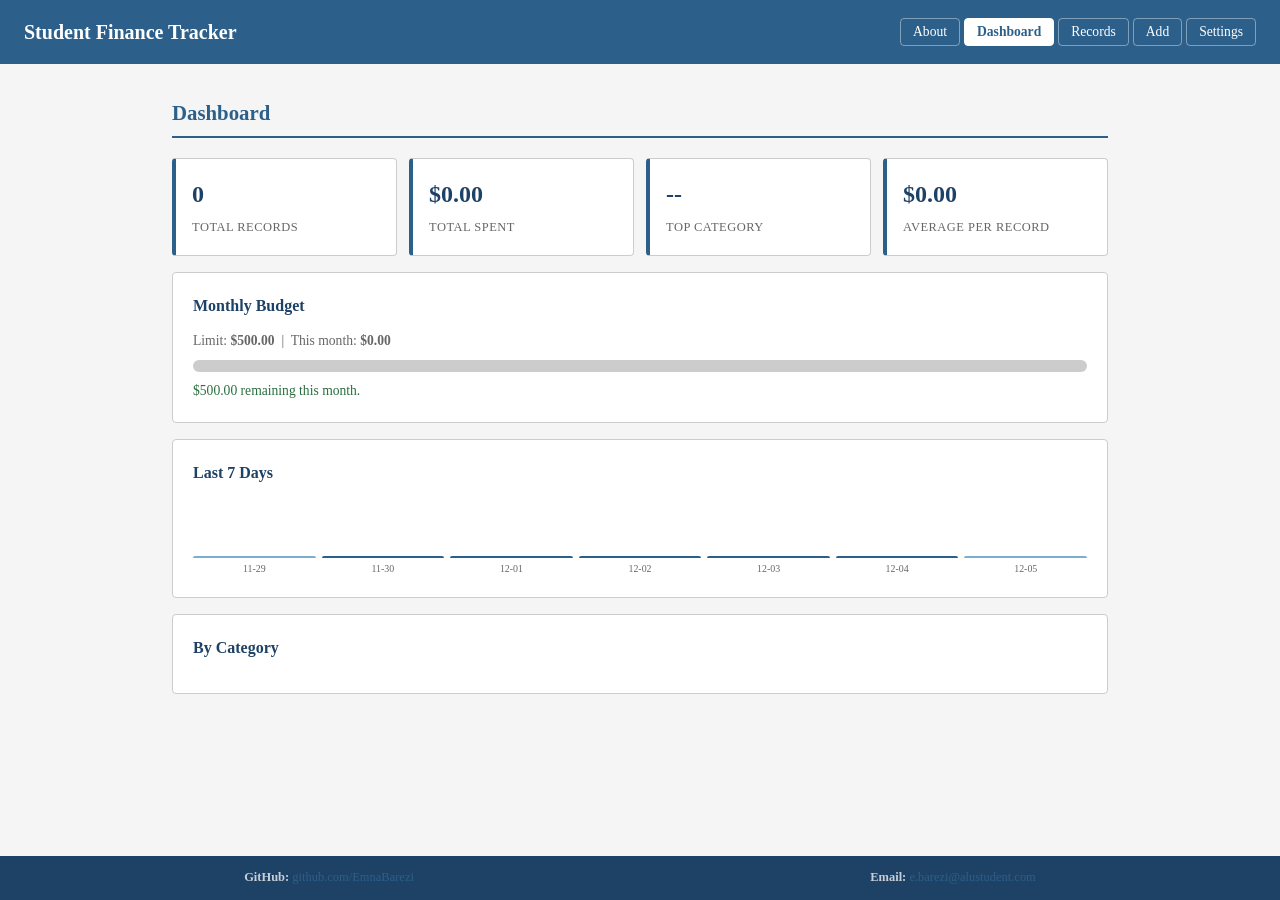
<file: index.html>
<!DOCTYPE html>
<html lang="en">
<head>
  <meta charset="UTF-8" />
  <meta name="viewport" content="width=device-width, initial-scale=1.0" />
  <title>Student Finance Tracker</title>
  <link rel="stylesheet" href="styles/main.css" />
</head>
<body>
<!-- skip link so keybord users can jump past the nav -->
  <a class="skip-link" href="#main">Skip to main content</a>
  <div id="live-polite"    aria-live="polite"    aria-atomic="true" role="status"></div>
  <div id="live-assertive" aria-live="assertive" aria-atomic="true" role="alert"></div>
<!-- Top bar with the app title and page buttons -->
  <header role="banner">
    <h1>Student Finance Tracker</h1>
    <!-- nav buttons to switch between pages -->
    <nav role="navigation" aria-label="Main navigation">
      <button data-page="about"     aria-current="false">About</button>
      <button data-page="dashboard" aria-current="page" class="active">Dashboard</button>
      <button data-page="records"   aria-current="false">Records</button>
      <button data-page="add"       aria-current="false">Add</button>
      <button data-page="settings"  aria-current="false">Settings</button>
    </nav>
  </header>

  <main id="main" tabindex="-1" role="main">

    <section id="page-about" aria-labelledby="about-h">
      <h2 id="about-h">About</h2>
      <div class="about-block">
        <h3>Purpose</h3>
        <p>Track student spending, set a monthly budget cap, search with regex, and view a 7-day chart. Data is saved in your browser via localStorage.</p>
      </div>
    
      <div class="about-block">
        <h3>Contact</h3>
        <p>GitHub: <a href="https://github.com/EmnaBarezi" target="_blank" rel="noopener">EmnaBarezi</a><br />
        Email: <a href="mailto:e.barezi@alustudent.com">e.barezi@alustudent.com</a>
        
        Demo Video: <a href="https://youtu.be/OQ4_4RamUVg">Watch on Youtube</a>
    </p>
      </div>
    </section>
<!-- Dashbord is the default page users land on -->
    <section id="page-dashboard" class="active" aria-labelledby="dash-h">
      <h2 id="dash-h">Dashboard</h2>
      <div class="stat-grid" role="region" aria-label="Summary statistics">
        <div class="stat-box"><span class="stat-value" id="stat-count">0</span><span class="stat-label">Total records</span></div>
        <div class="stat-box"><span class="stat-value" id="stat-total">$0.00</span><span class="stat-label">Total spent</span></div>
        <div class="stat-box"><span class="stat-value" id="stat-top">--</span><span class="stat-label">Top category</span></div>
        <div class="stat-box"><span class="stat-value" id="stat-avg">$0.00</span><span class="stat-label">Average per record</span></div>
      </div>
      <!-- progress bar showing how much of the monthly budget is used -->
      <div class="card">
        <h3>Monthly Budget</h3>
        <p class="budget-meta">Limit: <strong id="cap-display">$500.00</strong> &nbsp;|&nbsp; This month: <strong id="cap-spent">$0.00</strong></p>
        <div class="budget-bar-track" role="progressbar" aria-label="Monthly budget usage"
             aria-valuemin="0" aria-valuemax="100" id="cap-bar" aria-valuenow="0">
          <div class="budget-bar-fill" id="cap-fill" style="width:0%"></div>
        </div>
        <p id="cap-status"></p>
      </div>
      <!-- bar past for the past 7 days, rendered by dashbord.js -->
      <div class="card">
        <h3>Last 7 Days</h3>
        <div class="chart" id="week-chart" role="img" aria-label="Bar chart of spending last 7 days"></div>
      </div>
      <div class="card">
        <h3>By Category</h3>
        <div id="cat-breakdown"></div>
      </div>
    </section>

    <section id="page-records" aria-labelledby="rec-h">
      <h2 id="rec-h">Records</h2>
      <div class="controls">
        <div class="search-wrap">
          <label for="search-input">Regex Search</label>
          <input type="text" id="search-input" placeholder="e.g. coffee|tea"
            aria-label="Search by regex" aria-describedby="search-error" autocomplete="off" />
          <span id="search-error" class="search-error" role="alert" aria-live="assertive"></span>
        </div>
        <div class="case-wrap">
          <input type="checkbox" id="case-check" />
          <label for="case-check">Case-sensitive</label>
        </div>
        <div class="filter-wrap">
          <label for="filter-cat">Category</label>
          <select id="filter-cat" aria-label="Filter by category"></select>
        </div>
        <div class="io-wrap">
          <button class="btn btn-secondary btn-sm" id="btn-export">Export JSON</button>
          <button class="btn btn-secondary btn-sm" id="btn-import">Import JSON</button>
          <input type="file" id="import-file" accept=".json" style="display:none" aria-label="Import JSON file" />
        </div>
      </div>
      <div class="table-wrap" role="region" aria-label="Transaction records">
        <table id="records-table" aria-label="Transactions">
          <thead>
            <tr>
              <th data-col="description" tabindex="0" scope="col">Description <span class="sort-ind" aria-hidden="true">--</span></th>
              <th data-col="amount"      tabindex="0" scope="col">Amount <span class="sort-ind" aria-hidden="true">--</span></th>
              <th data-col="category"    tabindex="0" scope="col">Category <span class="sort-ind" aria-hidden="true">--</span></th>
              <th data-col="date"        tabindex="0" scope="col">Date <span class="sort-ind" aria-hidden="true">--</span></th>
              <th scope="col">Actions</th>
            </tr>
          </thead>
          <!-- rows are injected here by records.js -->
          <tbody id="records-body"></tbody>
        </table>
      </div>
      <p id="record-count" aria-live="polite"></p>
    </section>

    <section id="page-add" aria-labelledby="add-h">
      <h2 id="add-h">Add Transaction</h2>
      <div class="card">
        <div id="form-status" class="status-msg" role="status" aria-live="polite"></div>
        <form id="txn-form" novalidate>
          <div class="form-row">
            <div class="field full-width">
              <label for="f-desc">Description</label>
              <input type="text" id="f-desc" name="description" aria-required="true"
                aria-describedby="f-desc-err f-desc-hint" placeholder="e.g. Lunch at cafeteria" maxlength="120" />
              <span id="f-desc-hint" class="field-hint">No leading or trailing spaces. No repeated consecutive words.</span>
              <span id="f-desc-err" class="field-error" role="alert"></span>
            </div>
            <div class="field">
              <label for="f-amount">Amount (USD)</label>
              <input type="text" id="f-amount" name="amount" aria-required="true"
                aria-describedby="f-amount-err" placeholder="12.50" inputmode="decimal" />
              <span id="f-amount-err" class="field-error" role="alert"></span>
            </div>
            <div class="field">
              <label for="f-cat">Category</label>
              <select id="f-cat" name="category" aria-required="true" aria-describedby="f-cat-err"></select>
              <span id="f-cat-err" class="field-error" role="alert"></span>
            </div>
            <div class="field">
              <label for="f-date">Date</label>
              <input type="text" id="f-date" name="date" aria-required="true"
                aria-describedby="f-date-err f-date-hint" placeholder="YYYY-MM-DD" maxlength="10" />
              <span id="f-date-hint" class="field-hint">Format: YYYY-MM-DD</span>
              <span id="f-date-err" class="field-error" role="alert"></span>
            </div>
          </div>
          <div class="form-actions">
            <button type="submit" class="btn btn-primary" id="btn-submit">Save</button>
            <button type="button" class="btn btn-secondary" id="btn-cancel" style="display:none">Cancel</button>
          </div>
          <input type="hidden" id="f-id" />
        </form>
      </div>
    </section>
<!-- I am adding a section with page section id -->
    <section id="page-settings" aria-labelledby="settings-h">
      <h2 id="settings-h">Settings</h2>
      <div class="settings-grid">
        <!-- I am setting the monthly spending limit -->
        <div class="card">
          <h3>Monthly Budget Cap</h3>
          <div class="field" style="max-width:220px">
            <label for="s-budget">Cap (USD)</label>
            <input type="number" id="s-budget" min="1" step="1" placeholder="500" />
          </div>
          <button class="btn btn-primary btn-sm" id="btn-save-budget" style="margin-top:.75rem">Save</button>
        </div>
        <div class="card">
          <h3>Currency Rates</h3>
          <p class="settings-note">1 USD equals the value below.</p>
          <div class="rate-row">
            <div class="field"><label for="s-eur">EUR rate</label><input type="number" id="s-eur" step="0.0001" placeholder="0.92" /></div>
            <div class="field"><label for="s-gbp">GBP rate</label><input type="number" id="s-gbp" step="0.0001" placeholder="0.79" /></div>
            <button class="btn btn-primary btn-sm" id="btn-save-rates" style="align-self:flex-end">Save</button>
          </div>
          <p id="rate-preview" class="settings-note" style="margin-top:.6rem"></p>
        </div>
        <div class="card">
          <h3>Categories</h3>
          <p class="settings-note">Letters, spaces, and hyphens only.</p>
          <div class="cat-input-row">
            <input type="text" id="new-cat-input" placeholder="e.g. Groceries"
              aria-label="New category name" aria-describedby="new-cat-err" />
            <button class="btn btn-primary btn-sm" id="btn-add-cat">Add</button>
          </div>
          <span id="new-cat-err" class="field-error" style="margin-top:4px"></span>
          <div id="cat-list" class="cat-list"></div>
        </div>
        wipes everything, hence the confirm modal
        <div class="card">
          <h3>Danger Zone</h3>
          <p class="settings-note">Remove all transaction records permanently.</p>
          <button class="btn btn-danger btn-sm" id="btn-clear">Clear all data</button>
        </div>
      </div>
    </section>

  </main>

  <footer role="contentinfo">
  <p>
    <strong>GitHub:</strong> 
    <a href="https://github.com/EmnaBarezi" target="_blank" rel="noopener noreferrer">github.com/EmnaBarezi</a>
  </p>
  <p>
    <strong>Email:</strong> 
    <a href="mailto:e.barezi@alustudent.com">e.barezi@alustudent.com</a>
  </p>
</footer>

  <div class="modal-overlay" id="delete-modal" role="dialog" aria-modal="true" aria-labelledby="del-modal-title">
    <div class="modal">
      <h3 id="del-modal-title">Delete transaction?</h3>
      <p>This action cannot be undone.</p>
      <div class="modal-actions">
        <button class="btn btn-secondary" id="modal-cancel">Cancel</button>
        <button class="btn btn-danger"    id="modal-confirm">Delete</button>
      </div>
    </div>
  </div>

  <!-- popup for confirming the clear all action -->
  <div class="modal-overlay" id="clear-modal" role="dialog" aria-modal="true" aria-labelledby="clr-modal-title">
    <div class="modal">
      <h3 id="clr-modal-title">Clear all data?</h3>
      <p>This permanently deletes every transaction and cannot be undone.</p>
      <div class="modal-actions">
        <button class="btn btn-secondary" id="clear-cancel">Cancel</button>
        <button class="btn btn-danger"    id="clear-confirm">Clear</button>
      </div>
    </div>
  </div>
<!-- these are scripts loaded in order so each one has what it needs -->
  <script src="scripts/storage.js"></script>
  <script src="scripts/validators.js"></script>
  <script src="scripts/state.js"></script>
  <script src="scripts/helpers.js"></script>
  <script src="scripts/dashboard.js"></script>
  <script src="scripts/records.js"></script>
  <script src="scripts/form.js"></script>
  <script src="scripts/settings.js"></script>
  <script src="scripts/io.js"></script>
  <script src="scripts/nav.js"></script>
  <script src="scripts/main.js"></script>

</body>
</html>
</file>
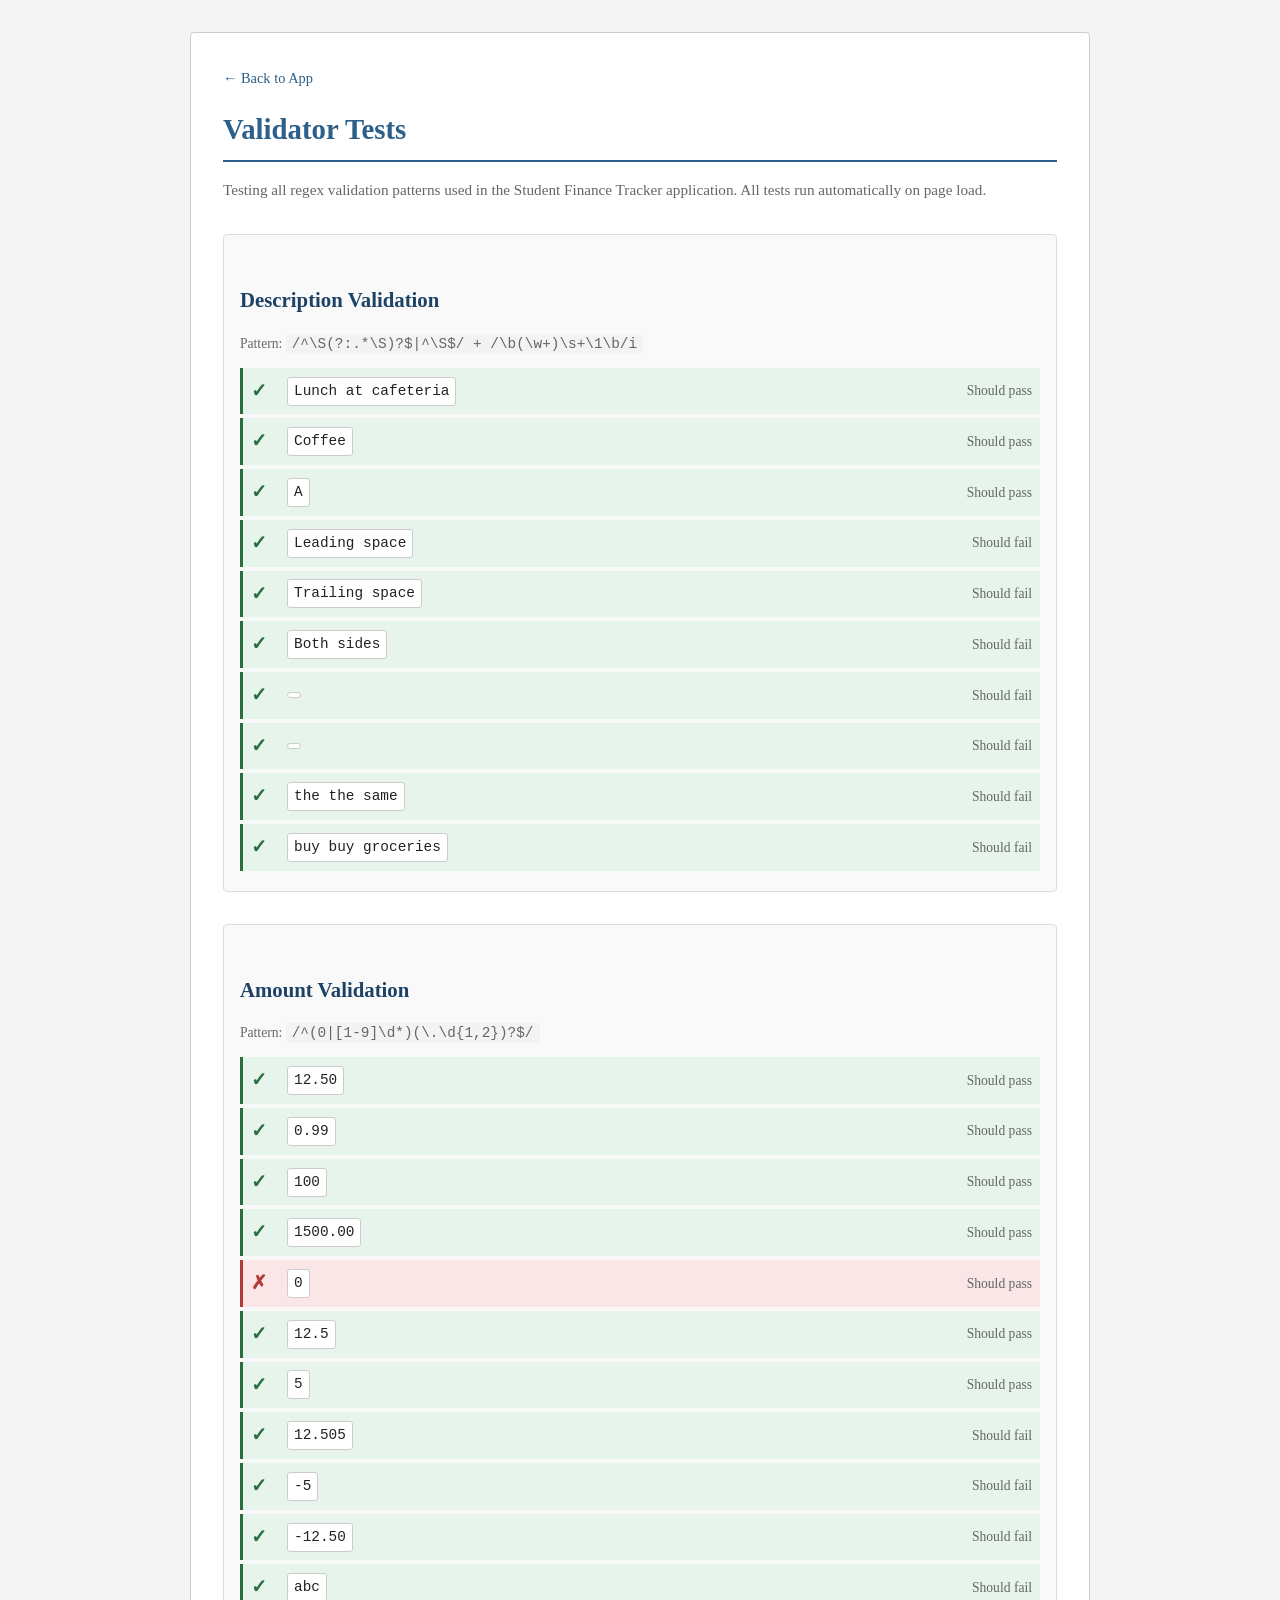
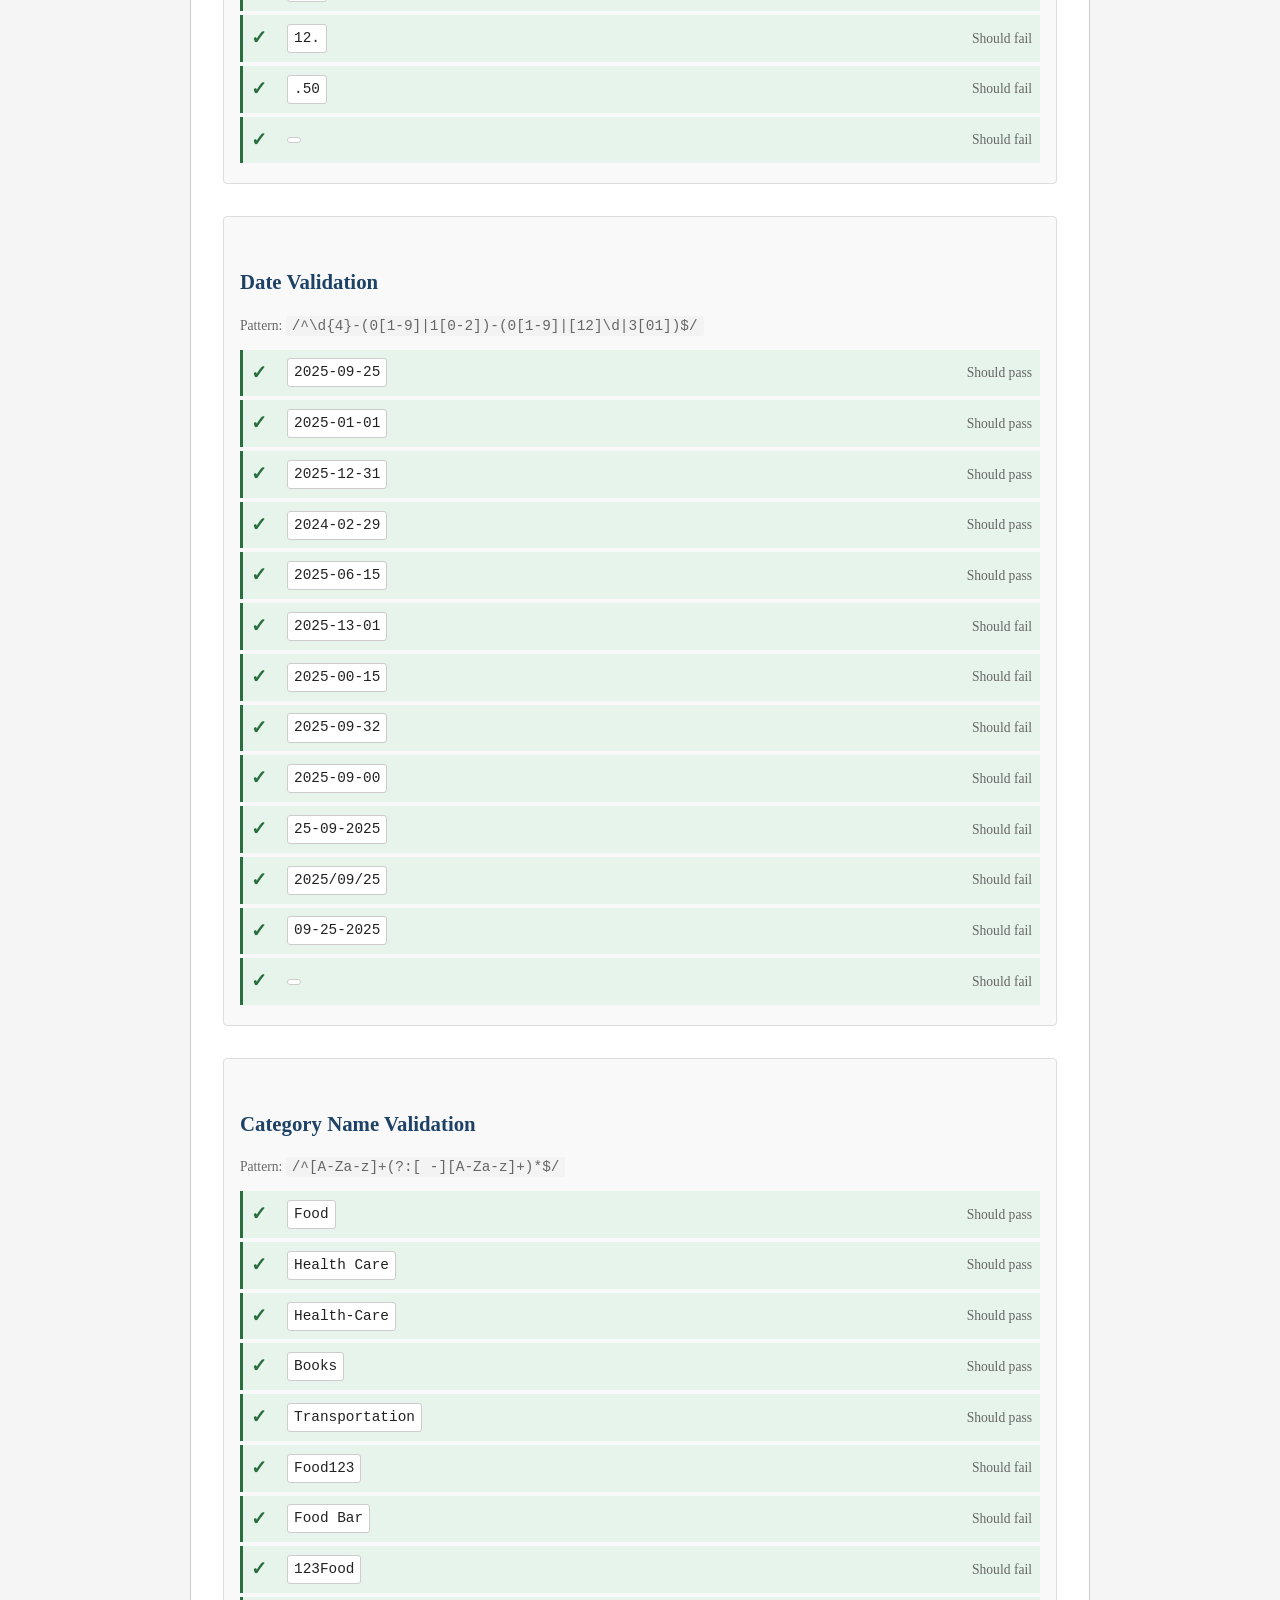
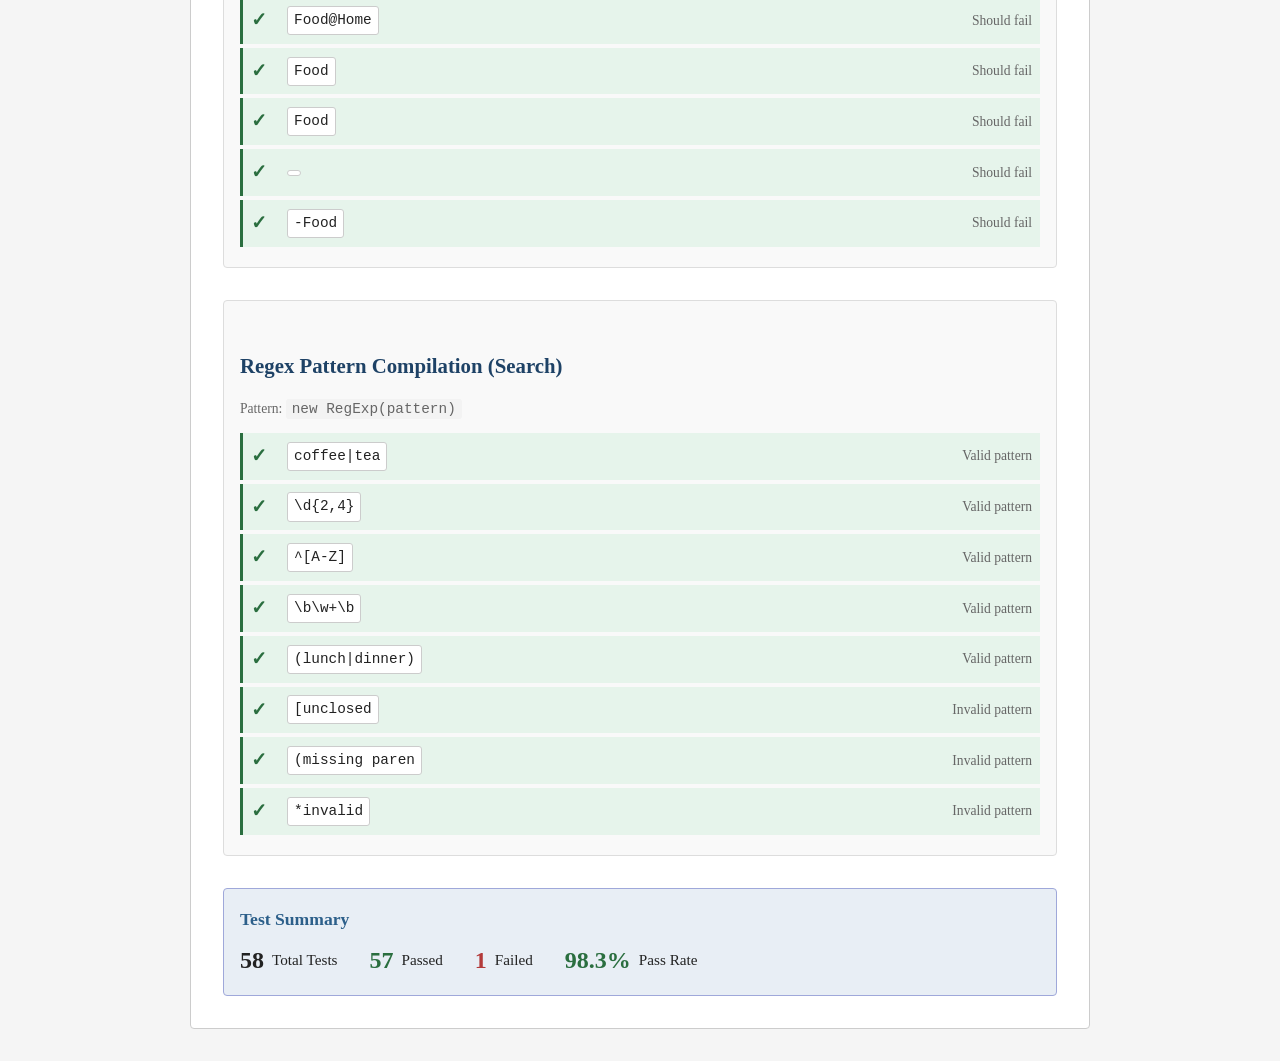
<file: tests.html>
<!DOCTYPE html>
<html lang="en">
<head>
  <meta charset="UTF-8" />
  <meta name="viewport" content="width=device-width, initial-scale=1.0" />
  <title>Validator Tests - Student Finance Tracker</title>
  <style>
    * { box-sizing: border-box; margin: 0; padding: 0; }
    
    body {
      font-family: Georgia, serif;
      background: #f5f5f5;
      color: #222;
      padding: 2rem;
      line-height: 1.6;
    }
    
    .container {
      max-width: 900px;
      margin: 0 auto;
      background: #fff;
      border: 1px solid #ccc;
      border-radius: 4px;
      padding: 2rem;
    }
    
    h1 {
      font-size: 1.8rem;
      margin-bottom: 1rem;
      color: #2c5f8a;
      border-bottom: 2px solid #2c5f8a;
      padding-bottom: 0.5rem;
    }
    
    h2 {
      font-size: 1.3rem;
      margin-top: 2rem;
      margin-bottom: 1rem;
      color: #1e4266;
    }
    
    .intro {
      margin-bottom: 2rem;
      color: #666;
      font-size: 0.95rem;
    }
    
    .test-section {
      margin-bottom: 2rem;
      padding: 1rem;
      background: #f9f9f9;
      border: 1px solid #ddd;
      border-radius: 4px;
    }
    
    .test-case {
      display: flex;
      align-items: center;
      gap: 0.75rem;
      padding: 0.5rem;
      margin: 0.25rem 0;
      border-left: 3px solid transparent;
    }
    
    .test-case.pass {
      background: #e6f4eb;
      border-left-color: #2a6e3f;
    }
    
    .test-case.fail {
      background: #fae6e6;
      border-left-color: #b33a3a;
    }
    
    .test-icon {
      font-size: 1.2rem;
      font-weight: bold;
      min-width: 24px;
    }
    
    .test-icon.pass { color: #2a6e3f; }
    .test-icon.fail { color: #b33a3a; }
    
    .test-input {
      font-family: monospace;
      background: #fff;
      padding: 2px 6px;
      border-radius: 3px;
      border: 1px solid #ccc;
      font-size: 0.9rem;
    }
    
    .test-result {
      font-size: 0.85rem;
      color: #666;
      margin-left: auto;
    }
    
    .summary {
      background: #e8eef5;
      padding: 1rem;
      border-radius: 4px;
      margin-top: 2rem;
      border: 1px solid #9fa8da;
    }
    
    .summary h3 {
      font-size: 1.1rem;
      margin-bottom: 0.5rem;
      color: #2c5f8a;
    }
    
    .summary-stats {
      display: flex;
      gap: 2rem;
      font-size: 0.95rem;
      flex-wrap: wrap;
    }
    
    .stat {
      display: flex;
      align-items: center;
      gap: 0.5rem;
    }
    
    .stat-value {
      font-size: 1.5rem;
      font-weight: bold;
    }
    
    .stat-value.pass { color: #2a6e3f; }
    .stat-value.fail { color: #b33a3a; }
    
    code {
      background: #f3f3f3;
      padding: 2px 6px;
      border-radius: 3px;
      font-family: monospace;
      font-size: 0.9rem;
    }
    
    .pattern-info {
      font-size: 0.85rem;
      color: #666;
      margin-bottom: 0.75rem;
    }

    .back-link {
      display: inline-block;
      margin-bottom: 1rem;
      color: #2c5f8a;
      text-decoration: none;
      font-size: 0.9rem;
    }

    .back-link:hover {
      text-decoration: underline;
    }
  </style>
</head>
<body>
  <div class="container">
    <a href="index.html" class="back-link">&larr; Back to App</a>
    
    <h1>Validator Tests</h1>
    <p class="intro">
      Testing all regex validation patterns used in the Student Finance Tracker application.
      All tests run automatically on page load.
    </p>

    <div id="test-output"></div>
    
    <div class="summary" id="summary"></div>
  </div>

  <script src="scripts/validators.js"></script>
  <script>
    var testResults = {
      total: 0,
      passed: 0,
      failed: 0
    };

    function runTest(testName, testFn, input, shouldFail) {
      testResults.total++;
      var result = testFn(input);
      var passed = shouldFail ? (result !== null) : (result === null);
      
      if (passed) {
        testResults.passed++;
      } else {
        testResults.failed++;
      }
      
      return {
        passed: passed,
        input: input,
        result: result,
        expected: shouldFail ? "Should fail" : "Should pass"
      };
    }

    function renderTest(test) {
      var className = test.passed ? "pass" : "fail";
      var icon = test.passed ? "✓" : "✗";
      return (
        '<div class="test-case ' + className + '">' +
          '<span class="test-icon ' + className + '">' + icon + '</span>' +
          '<code class="test-input">' + escapeHtml(test.input) + '</code>' +
          '<span class="test-result">' + test.expected + '</span>' +
        '</div>'
      );
    }

    function escapeHtml(str) {
      return String(str)
        .replace(/&/g, '&amp;')
        .replace(/</g, '&lt;')
        .replace(/>/g, '&gt;')
        .replace(/"/g, '&quot;');
    }

    function renderSection(title, pattern, tests) {
      var html = '<div class="test-section">';
      html += '<h2>' + title + '</h2>';
      html += '<p class="pattern-info">Pattern: <code>' + escapeHtml(pattern) + '</code></p>';
      tests.forEach(function(test) {
        html += renderTest(test);
      });
      html += '</div>';
      return html;
    }

    var output = '';

    // Description Tests
    var descTests = [
      runTest('Description', Validators.description, 'Lunch at cafeteria', false),
      runTest('Description', Validators.description, 'Coffee', false),
      runTest('Description', Validators.description, 'A', false),
      runTest('Description', Validators.description, ' Leading space', true),
      runTest('Description', Validators.description, 'Trailing space ', true),
      runTest('Description', Validators.description, '  Both sides  ', true),
      runTest('Description', Validators.description, '', true),
      runTest('Description', Validators.description, '   ', true),
      runTest('Description', Validators.description, 'the the same', true),
      runTest('Description', Validators.description, 'buy buy groceries', true)
    ];
    output += renderSection('Description Validation', '/^\\S(?:.*\\S)?$|^\\S$/ + /\\b(\\w+)\\s+\\1\\b/i', descTests);

    // Amount Tests
    var amountTests = [
      runTest('Amount', Validators.amount, '12.50', false),
      runTest('Amount', Validators.amount, '0.99', false),
      runTest('Amount', Validators.amount, '100', false),
      runTest('Amount', Validators.amount, '1500.00', false),
      runTest('Amount', Validators.amount, '0', false),
      runTest('Amount', Validators.amount, '12.5', false),
      runTest('Amount', Validators.amount, '5', false),
      runTest('Amount', Validators.amount, '12.505', true),
      runTest('Amount', Validators.amount, '-5', true),
      runTest('Amount', Validators.amount, '-12.50', true),
      runTest('Amount', Validators.amount, 'abc', true),
      runTest('Amount', Validators.amount, '12.', true),
      runTest('Amount', Validators.amount, '.50', true),
      runTest('Amount', Validators.amount, '', true)
    ];
    output += renderSection('Amount Validation', '/^(0|[1-9]\\d*)(\\.\\d{1,2})?$/', amountTests);

    // Date Tests
    var dateTests = [
      runTest('Date', Validators.date, '2025-09-25', false),
      runTest('Date', Validators.date, '2025-01-01', false),
      runTest('Date', Validators.date, '2025-12-31', false),
      runTest('Date', Validators.date, '2024-02-29', false),
      runTest('Date', Validators.date, '2025-06-15', false),
      runTest('Date', Validators.date, '2025-13-01', true),
      runTest('Date', Validators.date, '2025-00-15', true),
      runTest('Date', Validators.date, '2025-09-32', true),
      runTest('Date', Validators.date, '2025-09-00', true),
      runTest('Date', Validators.date, '25-09-2025', true),
      runTest('Date', Validators.date, '2025/09/25', true),
      runTest('Date', Validators.date, '09-25-2025', true),
      runTest('Date', Validators.date, '', true)
    ];
    output += renderSection('Date Validation', '/^\\d{4}-(0[1-9]|1[0-2])-(0[1-9]|[12]\\d|3[01])$/', dateTests);

    // Category Name Tests
    var catTests = [
      runTest('Category', Validators.categoryName, 'Food', false),
      runTest('Category', Validators.categoryName, 'Health Care', false),
      runTest('Category', Validators.categoryName, 'Health-Care', false),
      runTest('Category', Validators.categoryName, 'Books', false),
      runTest('Category', Validators.categoryName, 'Transportation', false),
      runTest('Category', Validators.categoryName, 'Food123', true),
      runTest('Category', Validators.categoryName, 'Food  Bar', true),
      runTest('Category', Validators.categoryName, '123Food', true),
      runTest('Category', Validators.categoryName, 'Food@Home', true),
      runTest('Category', Validators.categoryName, ' Food', true),
      runTest('Category', Validators.categoryName, 'Food ', true),
      runTest('Category', Validators.categoryName, '', true),
      runTest('Category', Validators.categoryName, '-Food', true)
    ];
    output += renderSection('Category Name Validation', '/^[A-Za-z]+(?:[ -][A-Za-z]+)*$/', catTests);

    // Regex Compilation Tests (Search)
    var regexTests = [];
    
    function testRegexCompilation(pattern, shouldPass) {
      var result = Validators.isValidRegex(pattern);
      testResults.total++;
      if ((shouldPass && result) || (!shouldPass && !result)) {
        testResults.passed++;
        return { passed: true, input: pattern, expected: shouldPass ? "Valid pattern" : "Invalid pattern" };
      } else {
        testResults.failed++;
        return { passed: false, input: pattern, expected: shouldPass ? "Valid pattern" : "Invalid pattern" };
      }
    }

    regexTests.push(testRegexCompilation('coffee|tea', true));
    regexTests.push(testRegexCompilation('\\d{2,4}', true));
    regexTests.push(testRegexCompilation('^[A-Z]', true));
    regexTests.push(testRegexCompilation('\\b\\w+\\b', true));
    regexTests.push(testRegexCompilation('(lunch|dinner)', true));
    regexTests.push(testRegexCompilation('[unclosed', false));
    regexTests.push(testRegexCompilation('(missing paren', false));
    regexTests.push(testRegexCompilation('*invalid', false));

    output += renderSection('Regex Pattern Compilation (Search)', 'new RegExp(pattern)', regexTests);

    // Render output
    document.getElementById('test-output').innerHTML = output;

    // Render summary
    var passRate = ((testResults.passed / testResults.total) * 100).toFixed(1);
    var summaryHtml = 
      '<h3>Test Summary</h3>' +
      '<div class="summary-stats">' +
        '<div class="stat">' +
          '<span class="stat-value">' + testResults.total + '</span>' +
          '<span>Total Tests</span>' +
        '</div>' +
        '<div class="stat">' +
          '<span class="stat-value pass">' + testResults.passed + '</span>' +
          '<span>Passed</span>' +
        '</div>' +
        '<div class="stat">' +
          '<span class="stat-value fail">' + testResults.failed + '</span>' +
          '<span>Failed</span>' +
        '</div>' +
        '<div class="stat">' +
          '<span class="stat-value ' + (passRate >= 90 ? 'pass' : 'fail') + '">' + passRate + '%</span>' +
          '<span>Pass Rate</span>' +
        '</div>' +
      '</div>';

    document.getElementById('summary').innerHTML = summaryHtml;

    // Log to console for debugging
    console.log('=== VALIDATOR TEST RESULTS ===');
    console.log('Total Tests:', testResults.total);
    console.log('Passed:', testResults.passed);
    console.log('Failed:', testResults.failed);
    console.log('Pass Rate:', passRate + '%');
    console.log('=============================');
  </script>
</body>
</html>
</file>
<file: styles/main.css>
/* ── Reset ── */
*, *::before, *::after { box-sizing: border-box; margin: 0; padding: 0; }

/* ── Variables ── */
:root {
  --bg:           #f5f5f5;
  --white:        #ffffff;
  --border:       #cccccc;
  --text:         #222222;
  --muted:        #666666;
  --primary:      #2c5f8a;
  --primary-dark: #1e4266;
  --danger:       #b33a3a;
  --success:      #2a6e3f;
  --mark-bg:      #fff3a3;
  --radius:       4px;
}

/* ── Skip link ── */
.skip-link {
  position: absolute;
  left: -9999px;
  top: 4px;
  background: var(--primary);
  color: #fff;
  padding: 6px 12px;
  border-radius: var(--radius);
  font-size: 0.9rem;
  z-index: 999;
}
.skip-link:focus { left: 4px; }

/* ── ARIA live regions ── */
#live-polite, #live-assertive {
  position: absolute;
  left: -9999px;
  width: 1px;
  height: 1px;
  overflow: hidden;
}

/* ── Body ── */
body {
  font-family: Georgia, serif;
  background: var(--bg);
  color: var(--text);
  min-height: 100vh;
  display: flex;
  flex-direction: column;
  font-size: 16px;
  line-height: 1.6;
}

/* ── Header ── */
header {
  background: var(--primary);
  color: #fff;
  padding: 1rem 1.5rem;
  display: flex;
  align-items: center;
  justify-content: space-between;
  flex-wrap: wrap;
  gap: 0.75rem;
}
header h1 { font-size: 1.25rem; font-weight: bold; }

/* ── Nav ── */
nav { display: flex; gap: 4px; flex-wrap: wrap; }
nav button {
  background: transparent;
  border: 1px solid rgba(255, 255, 255, 0.4);
  color: #fff;
  padding: 5px 12px;
  border-radius: var(--radius);
  cursor: pointer;
  font-size: 0.85rem;
  font-family: Georgia, serif;
  transition: background 0.15s;
}
nav button:hover                { background: rgba(255, 255, 255, 0.15); }
nav button.active               { background: #fff; color: var(--primary); font-weight: bold; border-color: #fff; }
nav button:focus-visible        { outline: 3px solid #fff; outline-offset: 2px; }

/* ── Main ── */
main {
  flex: 1;
  padding: 1.5rem 1rem;
  width: 100%;
  max-width: 1000px;
  margin: 0 auto;
}
main:focus { outline: none; }

/* ── Sections ── */
section { display: none; }
section.active { display: block; animation: fade-in 0.2s ease; }

@keyframes fade-in {
  from { opacity: 0; transform: translateY(4px); }
  to   { opacity: 1; transform: translateY(0); }
}

section > h2 {
  font-size: 1.3rem;
  margin-bottom: 1.25rem;
  border-bottom: 2px solid var(--primary);
  padding-bottom: 0.4rem;
  color: var(--primary);
}

/* ── Card ── */
.card {
  background: var(--white);
  border: 1px solid var(--border);
  border-radius: var(--radius);
  padding: 1.25rem;
  margin-bottom: 1rem;
}
.card h3 { font-size: 1rem; margin-bottom: 0.75rem; color: var(--primary-dark); }

/* ── Stat grid ── */
.stat-grid {
  display: grid;
  grid-template-columns: repeat(2, 1fr);
  gap: 0.75rem;
  margin-bottom: 1rem;
}
.stat-box {
  background: var(--white);
  border: 1px solid var(--border);
  border-left: 4px solid var(--primary);
  border-radius: var(--radius);
  padding: 1rem;
}
.stat-value { font-size: 1.5rem; font-weight: bold; color: var(--primary-dark); display: block; }
.stat-label { font-size: 0.78rem; color: var(--muted); text-transform: uppercase; letter-spacing: 0.04em; }

/* ── Budget bar ── */
.budget-meta  { font-size: 0.85rem; color: var(--muted); margin-bottom: 0.4rem; }
.budget-bar-track {
  background: var(--border);
  height: 12px;
  border-radius: 6px;
  overflow: hidden;
  margin: 0.5rem 0;
}
.budget-bar-fill {
  height: 100%;
  border-radius: 6px;
  background: var(--success);
  transition: width 0.4s ease;
}
.budget-bar-fill.warn { background: #b07c10; }
.budget-bar-fill.over { background: var(--danger); }
#cap-status { font-size: 0.85rem; margin-top: 0.4rem; }

/* ── 7-day chart ── */
.chart { display: flex; align-items: flex-end; gap: 6px; height: 80px; margin-top: 0.5rem; }
.chart-col { flex: 1; display: flex; flex-direction: column; align-items: center; }
.chart-bar {
  width: 100%;
  background: var(--primary);
  border-radius: 2px 2px 0 0;
  min-height: 2px;
  transition: height 0.3s ease;
}
.chart-bar.alt { background: #7aaecc; }
.chart-day { font-size: 0.62rem; color: var(--muted); margin-top: 3px; text-align: center; }

/* ── Category breakdown ── */
#cat-breakdown { display: flex; flex-wrap: wrap; gap: 0.5rem; }

/* ── Form ── */
.form-row {
  display: grid;
  grid-template-columns: 1fr;
  gap: 0.85rem;
  margin-bottom: 1rem;
}
.field { display: flex; flex-direction: column; gap: 0.25rem; }
.full-width { grid-column: 1 / -1; }

.field label { font-size: 0.82rem; font-weight: bold; color: var(--text); }

.field input,
.field select {
  border: 1px solid var(--border);
  border-radius: var(--radius);
  padding: 0.5rem 0.65rem;
  font-size: 0.95rem;
  font-family: Georgia, serif;
  background: #fff;
  color: var(--text);
  width: 100%;
  transition: border-color 0.15s, box-shadow 0.15s;
}
.field input:focus,
.field select:focus {
  outline: none;
  border-color: var(--primary);
  box-shadow: 0 0 0 3px rgba(44, 95, 138, 0.2);
}
.field input[aria-invalid="true"],
.field select[aria-invalid="true"] { border-color: var(--danger); }

.field-error { font-size: 0.78rem; color: var(--danger); display: none; }
.field-error.visible { display: block; }
.field-hint  { font-size: 0.75rem; color: var(--muted); }

.form-actions { display: flex; gap: 0.5rem; flex-wrap: wrap; }

/* ── Status message ── */
.status-msg {
  font-size: 0.85rem;
  padding: 0.5rem 0.75rem;
  border-radius: var(--radius);
  margin-bottom: 0.75rem;
  display: none;
}
.status-msg.visible        { display: block; }
.status-msg.visible.success { background: #e6f4eb; border: 1px solid #7fbb9a; color: var(--success); }
.status-msg.visible.error   { background: #fae6e6; border: 1px solid #d98080; color: var(--danger); }

/* ── Buttons ── */
.btn {
  border: none;
  border-radius: var(--radius);
  padding: 0.5rem 1.1rem;
  font-size: 0.9rem;
  font-family: Georgia, serif;
  cursor: pointer;
  transition: opacity 0.15s;
}
.btn:focus-visible { outline: 3px solid var(--primary); outline-offset: 2px; }
.btn:hover         { opacity: 0.88; }
.btn-primary   { background: var(--primary); color: #fff; }
.btn-secondary { background: #e0e0e0; color: var(--text); }
.btn-danger    { background: var(--danger); color: #fff; }
.btn-sm        { padding: 0.3rem 0.7rem; font-size: 0.8rem; }

/* ── Controls bar ── */
.controls {
  display: flex;
  flex-wrap: wrap;
  gap: 0.6rem;
  align-items: flex-start;
  margin-bottom: 0.75rem;
}

.search-wrap { display: flex; flex-direction: column; flex: 1; min-width: 180px; }
.search-wrap label { font-size: 0.78rem; font-weight: bold; margin-bottom: 2px; }
.search-wrap input {
  border: 1px solid var(--border);
  border-radius: var(--radius);
  padding: 0.45rem 0.65rem;
  font-family: Georgia, serif;
  font-size: 0.9rem;
  background: #fff;
  color: var(--text);
  transition: border-color 0.15s, box-shadow 0.15s;
}
.search-wrap input:focus {
  outline: none;
  border-color: var(--primary);
  box-shadow: 0 0 0 3px rgba(44, 95, 138, 0.2);
}
.search-error { font-size: 0.75rem; color: var(--danger); margin-top: 2px; }

.case-wrap {
  display: flex;
  align-items: center;
  gap: 0.35rem;
  padding-top: 1.4rem;
  font-size: 0.82rem;
  color: var(--muted);
}

.filter-wrap { display: flex; flex-direction: column; }
.filter-wrap label { font-size: 0.78rem; font-weight: bold; margin-bottom: 2px; }
.filter-wrap select {
  border: 1px solid var(--border);
  border-radius: var(--radius);
  padding: 0.45rem 0.65rem;
  font-family: Georgia, serif;
  font-size: 0.9rem;
  background: #fff;
  color: var(--text);
}
.filter-wrap select:focus {
  outline: none;
  border-color: var(--primary);
  box-shadow: 0 0 0 3px rgba(44, 95, 138, 0.2);
}

.io-wrap { display: flex; gap: 0.4rem; align-items: flex-end; padding-bottom: 2px; }

/* ── Table ── */
.table-wrap {
  overflow-x: auto;
  border: 1px solid var(--border);
  border-radius: var(--radius);
}
table { width: 100%; border-collapse: collapse; font-size: 0.88rem; background: #fff; }
thead { background: var(--primary); color: #fff; }

th {
  padding: 0.6rem 0.85rem;
  text-align: left;
  font-size: 0.78rem;
  text-transform: uppercase;
  letter-spacing: 0.05em;
  cursor: pointer;
  white-space: nowrap;
  user-select: none;
}
th:focus-visible { outline: 3px solid #fff; outline-offset: -3px; }
th .sort-ind  { margin-left: 4px; opacity: 0.5; }
th.sorted .sort-ind { opacity: 1; }

td {
  padding: 0.55rem 0.85rem;
  border-top: 1px solid var(--border);
  vertical-align: middle;
}
tr:nth-child(even) td { background: #f9f9f9; }
tr:hover td           { background: #eef3f8; }
.empty-row td { text-align: center; color: var(--muted); padding: 1.5rem; }

/* ── Badges ── */

/* ── Inline edit inputs ── */
.edit-input {
  border: 1px solid var(--primary);
  border-radius: var(--radius);
  padding: 3px 6px;
  font-size: 0.85rem;
  font-family: Georgia, serif;
  width: 100%;
  min-width: 70px;
  background: #fff;
  color: var(--text);
}
.edit-input:focus { outline: none; box-shadow: 0 0 0 2px rgba(44, 95, 138, 0.3); }

/* ── Search highlight ── */
mark { background: var(--mark-bg); color: inherit; padding: 0 1px; border-radius: 2px; }

/* ── Record count ── */
#record-count { font-size: 0.8rem; color: var(--muted); margin-top: 0.4rem; }

/* ── Modal ── */
.modal-overlay {
  display: none;
  position: fixed;
  inset: 0;
  background: rgba(0, 0, 0, 0.5);
  z-index: 200;
  align-items: center;
  justify-content: center;
  padding: 1rem;
}
.modal-overlay.open { display: flex; }
.modal {
  background: #fff;
  border: 1px solid var(--border);
  border-radius: var(--radius);
  padding: 1.5rem;
  max-width: 380px;
  width: 100%;
}
.modal h3          { margin-bottom: 0.5rem; }
.modal p           { color: var(--muted); font-size: 0.9rem; margin-bottom: 1rem; }
.modal-actions     { display: flex; gap: 0.5rem; justify-content: flex-end; }

/* ── Settings ── */
.settings-grid  { display: grid; gap: 1rem; }
.settings-note  { font-size: 0.82rem; color: var(--muted); margin-bottom: 0.6rem; }
.rate-row       { display: flex; gap: 0.5rem; align-items: flex-end; flex-wrap: wrap; }
.rate-row .field { flex: 1; min-width: 100px; }

.cat-input-row {
  display: flex;
  gap: 0.5rem;
  flex-wrap: wrap;
}
.cat-input-row input {
  flex: 1;
  min-width: 140px;
  border: 1px solid var(--border);
  border-radius: var(--radius);
  padding: 0.45rem 0.65rem;
  font-family: Georgia, serif;
  font-size: 0.9rem;
  background: #fff;
  color: var(--text);
}
.cat-input-row input:focus {
  outline: none;
  border-color: var(--primary);
  box-shadow: 0 0 0 3px rgba(44, 95, 138, 0.2);
}

.cat-list { display: flex; flex-wrap: wrap; gap: 0.4rem; margin-top: 0.6rem; }
.cat-pill {
  display: inline-flex;
  align-items: center;
  gap: 4px;
  background: #e8eef5;
  border: 1px solid var(--border);
  border-radius: 12px;
  padding: 2px 8px;
  font-size: 0.8rem;
}
.cat-pill button {
  background: none;
  border: none;
  cursor: pointer;
  color: var(--muted);
  font-size: 0.85rem;
  line-height: 1;
  padding: 0 2px;
  font-family: Georgia, serif;
}
.cat-pill button:hover        { color: var(--danger); }
.cat-pill button:focus-visible { outline: 2px solid var(--primary); border-radius: 2px; }

/* ── About ── */
.about-block {
  background: var(--white);
  border: 1px solid var(--border);
  border-radius: var(--radius);
  padding: 1.25rem;
  margin-bottom: 1rem;
}
.about-block h3 { font-size: 1rem; margin-bottom: 0.5rem; color: var(--primary-dark); }
.about-block p,
.about-block li { font-size: 0.9rem; color: var(--muted); line-height: 1.7; }
.about-block ul { margin-left: 1.2rem; }
.about-block a  { color: var(--primary); }
.about-block a:focus-visible { outline: 3px solid var(--primary); border-radius: 2px; }

.regex-table { width: 100%; font-size: 0.82rem; border-collapse: collapse; margin-top: 0.5rem; }
.regex-table th { text-align: left; padding: 0.4rem 0.6rem; background: #eef3f8; border: 1px solid var(--border); }
.regex-table td { padding: 0.4rem 0.6rem; border: 1px solid var(--border); vertical-align: top; }
.regex-table code { font-size: 0.78rem; background: #f3f3f3; padding: 1px 4px; border-radius: 3px; font-family: monospace; }

/* ── Footer ── */
footer {
  background: var(--primary-dark);
  color: rgba(255, 255, 255, 0.75);
  text-align: center;
  font-size: 0.78rem;
  padding: 0.75rem 1rem;
}

/* ── Breakpoint: 480px ── */
@media (min-width: 480px) {
  .stat-grid { grid-template-columns: repeat(2, 1fr); }
  .form-row  { grid-template-columns: 1fr 1fr; }
}

/* ── Breakpoint: 768px ── */
@media (min-width: 768px) {
  main       { padding: 2rem 1.5rem; }
  .stat-grid { grid-template-columns: repeat(4, 1fr); }
  .form-row  { grid-template-columns: 1fr 1fr 1fr; }
}

/* ── Breakpoint: 1024px ── */
@media (min-width: 1024px) {
  main      { padding: 2rem; }
  .form-row { grid-template-columns: 1fr 1fr 1fr 1fr; }
}

/* ── Mobile card layout for table (under 600px) ── */
@media (max-width: 599px) {
  .table-wrap { border: none; }
  table, thead, tbody, tr, th, td { display: block; }
  thead { display: none; }
  tr {
    background: #fff;
    border: 1px solid var(--border);
    border-radius: var(--radius);
    margin-bottom: 0.65rem;
    padding: 0.75rem;
  }
  tr:nth-child(even) td, tr:hover td { background: transparent; }
  td { border: none; padding: 0.2rem 0; font-size: 0.88rem; }
  td::before {
    content: attr(data-label) ": ";
    font-weight: bold;
    font-size: 0.72rem;
    text-transform: uppercase;
    color: var(--muted);
    display: block;
  }
  td.actions-cell::before { display: none; }
  td.actions-cell { display: flex; gap: 0.4rem; margin-top: 0.5rem; }
}

footer {
  background: var(--primary-dark);
  color: rgba(255, 255, 255, 0.75);
  display: flex;
  justify-content: space-around;
  font-size: 0.78rem;
  padding: 0.75rem 1rem;
}

footer a {
  color: #2c5f8a;  /* Same blue as primary links */
  text-decoration: none;
}

footer a:hover {
  text-decoration: underline;
}
</file>
